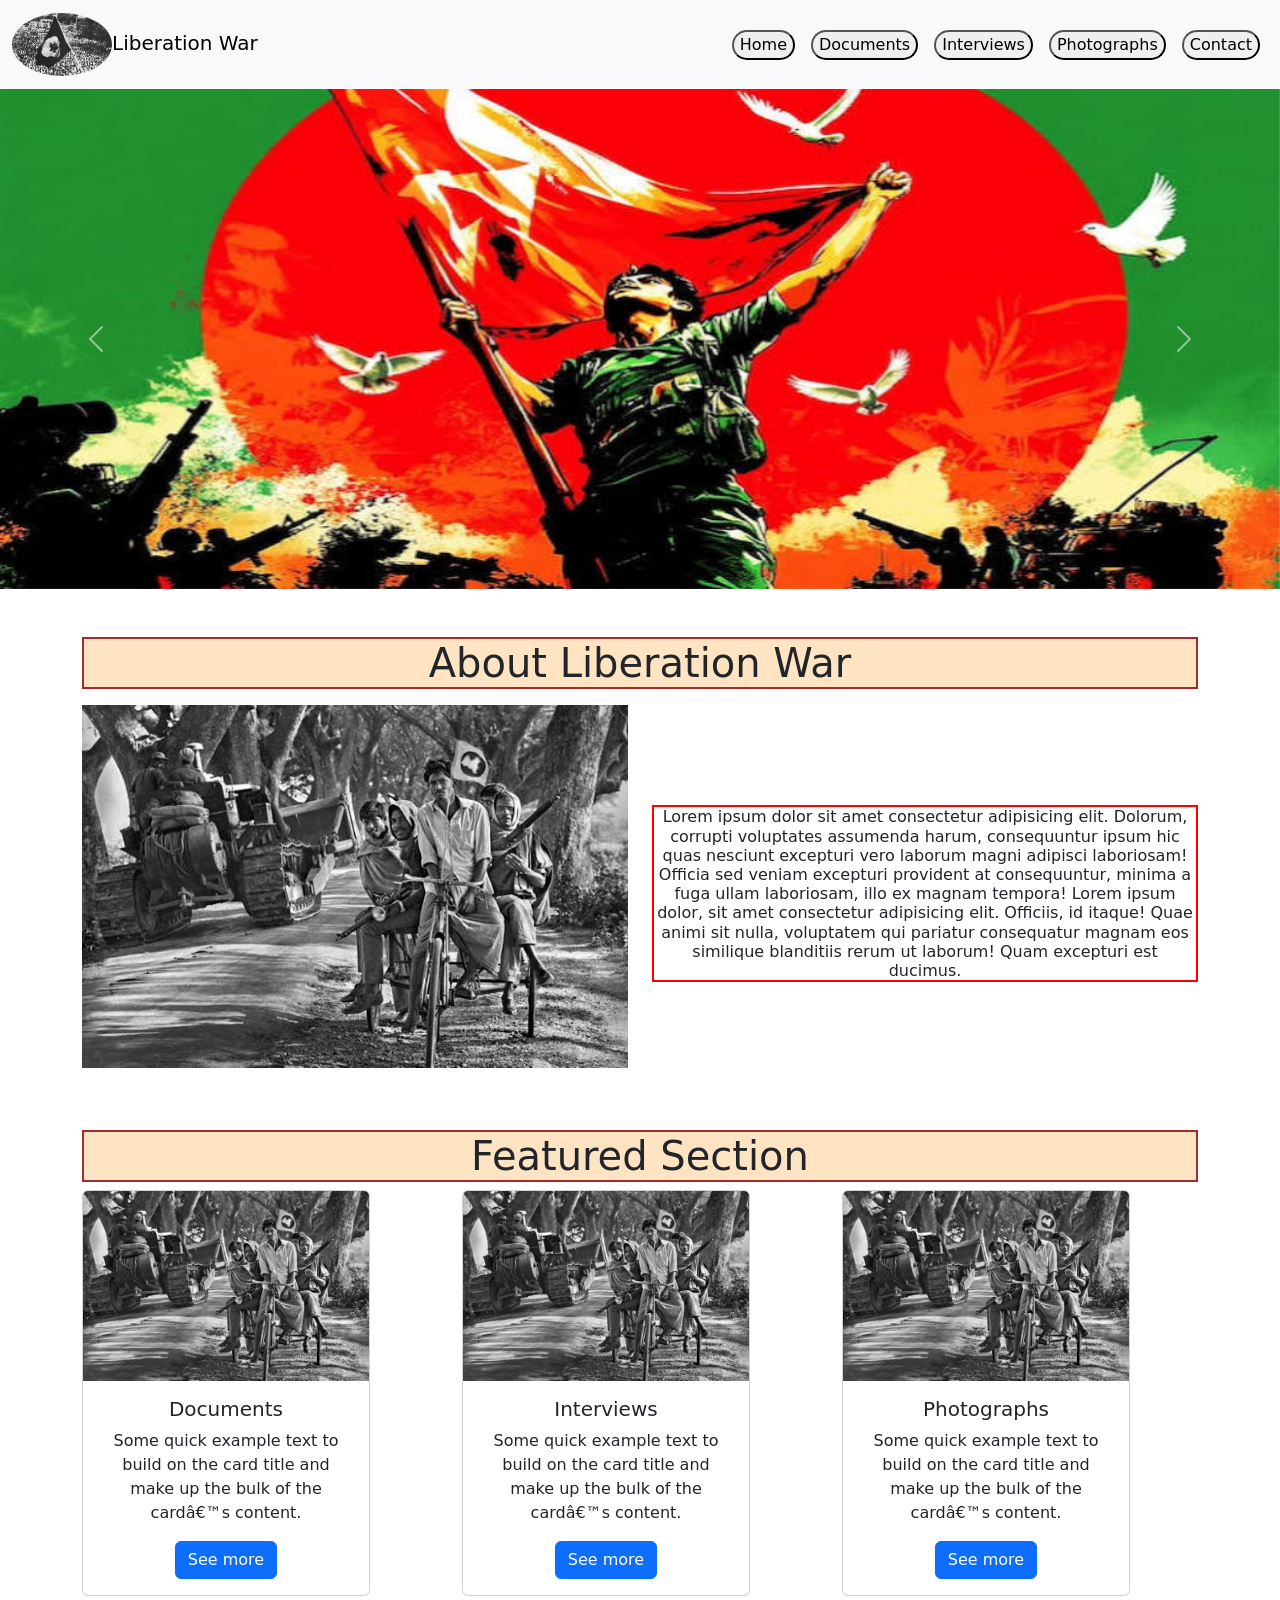
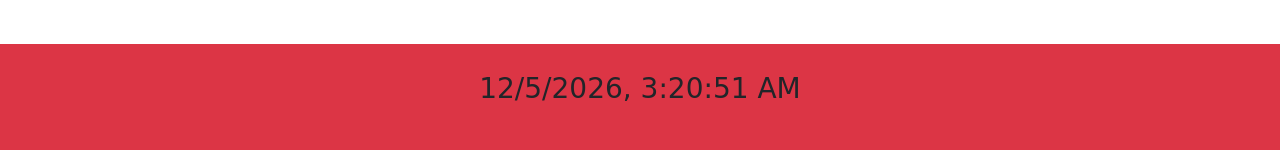
<file: index.html>
<!DOCTYPE html>
<html lang="en">

<head>

  <link href="https://cdn.jsdelivr.net/npm/bootstrap@5.3.8/dist/css/bootstrap.min.css" rel="stylesheet"
    integrity="sha384-sRIl4kxILFvY47J16cr9ZwB07vP4J8+LH7qKQnuqkuIAvNWLzeN8tE5YBujZqJLB" crossorigin="anonymous">

  <script src="https://cdn.jsdelivr.net/npm/bootstrap@5.3.8/dist/js/bootstrap.bundle.min.js"
    integrity="sha384-FKyoEForCGlyvwx9Hj09JcYn3nv7wiPVlz7YYwJrWVcXK/BmnVDxM+D2scQbITxI"
    crossorigin="anonymous"></script>


  <link rel="stylesheet" href="css/style.css">

</head>

<body>

  <!-- ###################### navbar @@@@@@@@@@@@@@@@@@@@ -->

  <nav class="navbar navbar-expand-lg bg-body-tertiary">
    <div class="container-fluid">
      <a class="navbar-brand" href="#"><img src="images/logo lw2.jpg" alt="">Liberation War</a>
      <button class="navbar-toggler" type="button" data-bs-toggle="collapse" data-bs-target="#navbarSupportedContent"
        aria-controls="navbarSupportedContent" aria-expanded="false" aria-label="Toggle navigation">
        <span class="navbar-toggler-icon"></span>
      </button>
      <div class="collapse navbar-collapse" id="navbarSupportedContent">
        <ul class="navbar-nav ms-auto mb-2 mb-lg-0">
          <li class="nav-item">
            <a class="nav-link active" aria-current="page" href="index.html"><button>Home</button></a>
          </li>
          <li class="nav-item">
            <a class="nav-link active" aria-current="page" href="document.html"><button>Documents</button></a>
          </li>
          <li class="nav-item">
            <a class="nav-link active" aria-current="page" href="interview.html"><button>Interviews</button></a>
          </li>
          <li class="nav-item">
            <a class="nav-link active" aria-current="page" href="photograph.html"><button>Photographs</button></a>
          </li>
          <li class="nav-item">
            <a class="nav-link active" aria-current="page" href="contact.html"><button>Contact</button></a>
          </li>
        </ul>
      </div>
    </div>
  </nav>



  <!-- ###################### carousel @@@@@@@@@@@@@@@@@@@@ -->


  <div id="carouselExample" class="carousel slide">
    <div class="carousel-inner">
      <div class="carousel-item active">
        <img src="images/slide lw2.jpg" class="d-block w-100" alt="...">
      </div>
      <div class="carousel-item">
        <img src="images/slide lw2.jpg" class="d-block w-100" alt="...">
      </div>
      <div class="carousel-item">
        <img src="images/slide lw2.jpg" class="d-block w-100" alt="...">
      </div>
    </div>
    <button class="carousel-control-prev" type="button" data-bs-target="#carouselExample" data-bs-slide="prev">
      <span class="carousel-control-prev-icon" aria-hidden="true"></span>
      <span class="visually-hidden">Previous</span>
    </button>
    <button class="carousel-control-next" type="button" data-bs-target="#carouselExample" data-bs-slide="next">
      <span class="carousel-control-next-icon" aria-hidden="true"></span>
      <span class="visually-hidden">Next</span>
    </button>
  </div>


  <!-- ###################### about @@@@@@@@@@@@@@@@@@@@ -->

  

  <div class="container text-center my-5">
    <h1 class="text-center my-3">About Liberation War</h1>
    <div class="row">
      <div class="col-sm-6">
        <img src="images/about lw.jpg" class="img-fluid" alt="">
      </div>
      <div class="col-sm-6">
        <h6>Lorem ipsum dolor sit amet consectetur adipisicing elit. Dolorum, corrupti voluptates assumenda harum,
          consequuntur ipsum hic quas nesciunt excepturi vero laborum magni adipisci laboriosam! Officia sed veniam
          excepturi provident at consequuntur, minima a fuga ullam laboriosam, illo ex magnam tempora! Lorem ipsum
          dolor, sit amet consectetur adipisicing elit. Officiis, id itaque! Quae animi sit nulla, voluptatem qui
          pariatur consequatur magnam eos similique blanditiis rerum ut laborum! Quam excepturi est ducimus.</ph6>
      </div>
    </div>
  </div>


  <!-- ###################### featured @@@@@@@@@@@@@@@@@@@@ -->

  
  <div class="container text-center">
    <h1 class="text-center">Featured Section</h1>

    <div class="row">
      <div class="col">
        <div class="card" style="width: 18rem;">
          <img src="images/about lw.jpg" class="card-img-top img-fluid" alt="...">
          <div class="card-body">
            <h5 class="card-title">Documents</h5>
            <p class="card-text">Some quick example text to build on the card title and make up the bulk of the card’s
              content.</p>
            <a href="document.html" class="btn btn-primary">See more</a>
          </div>
        </div>
      </div>
      <div class="col">
        <div class="card" style="width: 18rem;">
          <img src="images/about lw.jpg" class="card-img-top img-fluid" alt="...">
          <div class="card-body">
            <h5 class="card-title">Interviews</h5>
            <p class="card-text">Some quick example text to build on the card title and make up the bulk of the card’s
              content.</p>
            <a href="interview.html" class="btn btn-primary">See more</a>
          </div>
        </div>
      </div>
      <div class="col">
        <div class="card" style="width: 18rem;">
          <img src="images/about lw.jpg" class="card-img-top img-fluid" alt="...">
          <div class="card-body">
            <h5 class="card-title">Photographs</h5>
            <p class="card-text">Some quick example text to build on the card title and make up the bulk of the card’s
              content.</p>
            <a href="photograph.html" class="btn btn-primary">See more</a>
          </div>
        </div>
      </div>
    </div>
  </div>


  <footer class="p-3 mb-2 bg-danger text-center mt-5 py-4 fs-3">

    <p id="rifat"></p>

  </footer>

  <script src="js/ri.js"></script>
</body>

</html>
</file>
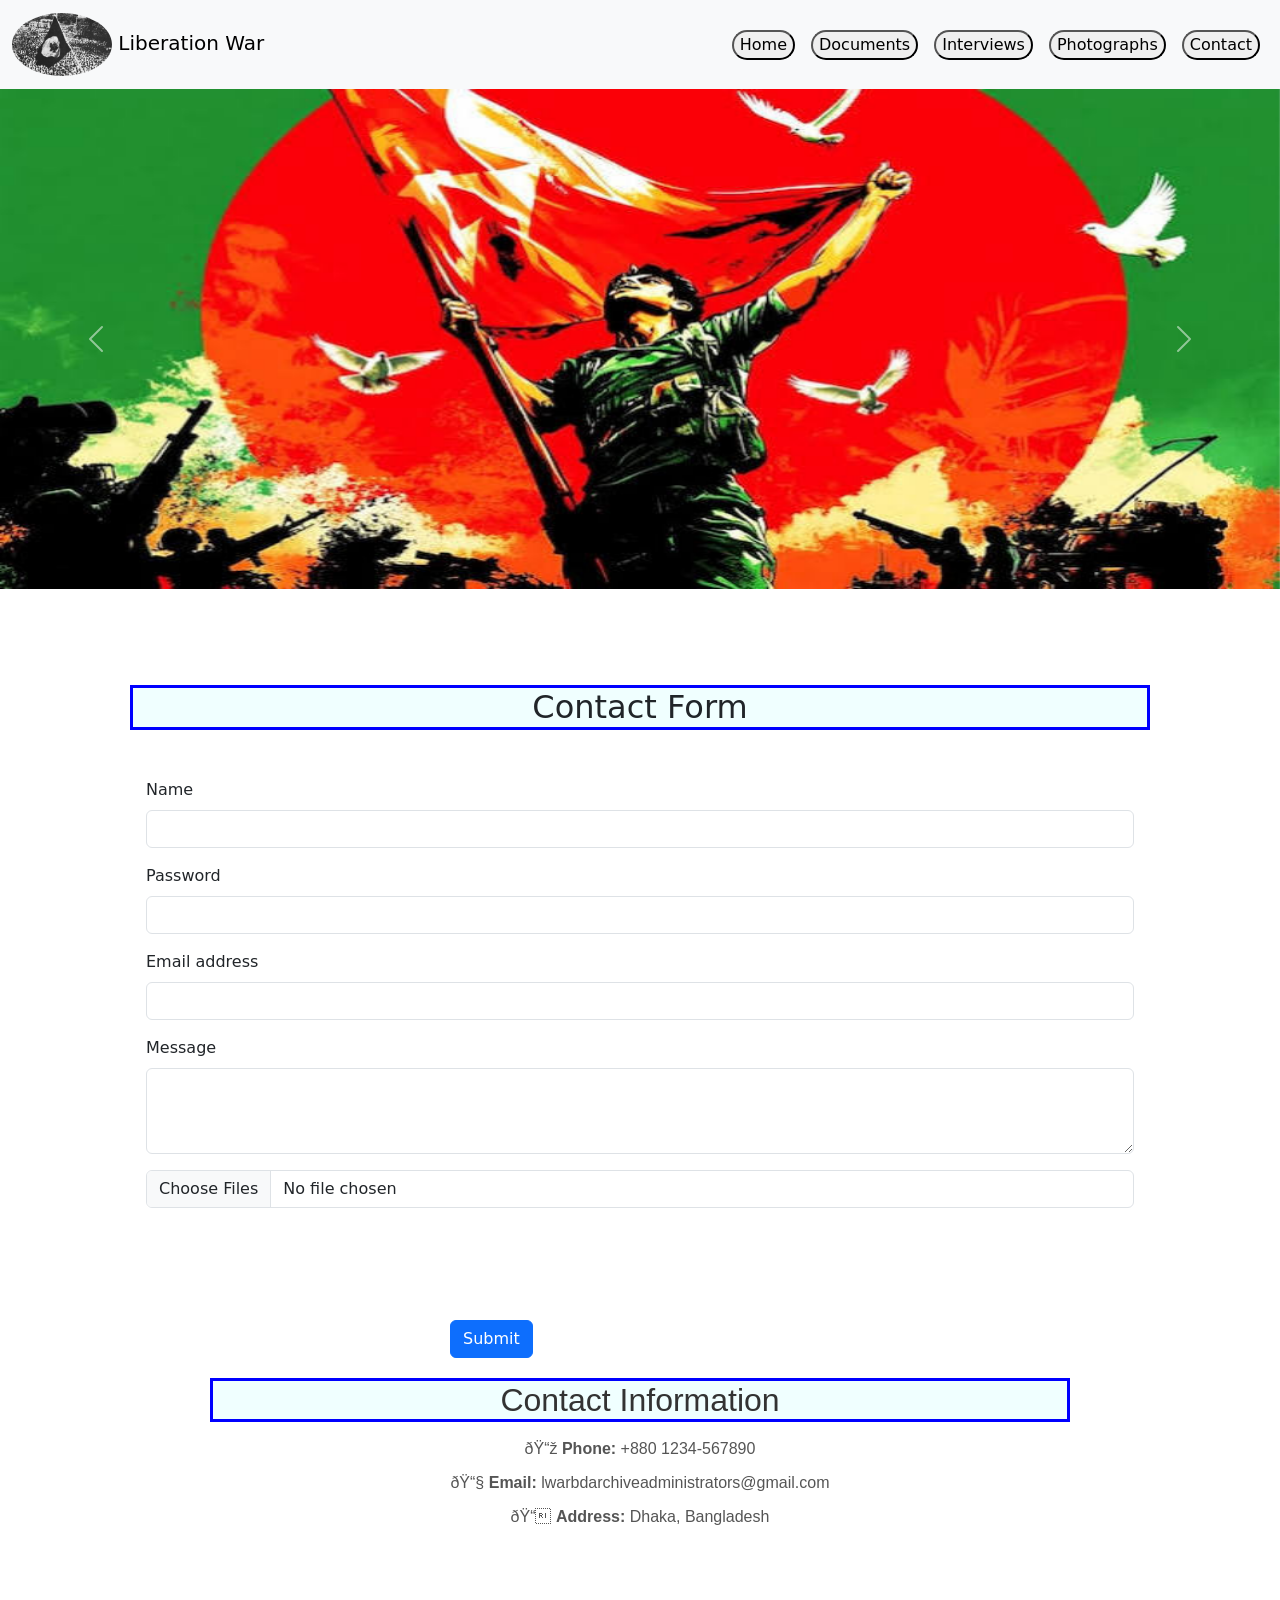
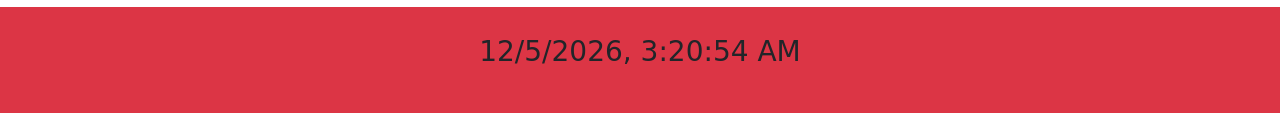
<file: contact.html>
<!DOCTYPE html>
<html lang="en">

<head>

    <link href="https://cdn.jsdelivr.net/npm/bootstrap@5.3.8/dist/css/bootstrap.min.css" rel="stylesheet"
        integrity="sha384-sRIl4kxILFvY47J16cr9ZwB07vP4J8+LH7qKQnuqkuIAvNWLzeN8tE5YBujZqJLB" crossorigin="anonymous">

    <script src="https://cdn.jsdelivr.net/npm/bootstrap@5.3.8/dist/js/bootstrap.bundle.min.js"
        integrity="sha384-FKyoEForCGlyvwx9Hj09JcYn3nv7wiPVlz7YYwJrWVcXK/BmnVDxM+D2scQbITxI"
        crossorigin="anonymous"></script>


    <link rel="stylesheet" href="css/style.css">

</head>

<body>

    <!-- ###################### navbar @@@@@@@@@@@@@@@@@@@@ -->

    <nav class="navbar navbar-expand-lg bg-body-tertiary">
        <div class="container-fluid">
            <a class="navbar-brand" href="#"><img src="images/logo lw2.jpg" Liberation War alt=""> Liberation War</a>
            <button class="navbar-toggler" type="button" data-bs-toggle="collapse"
                data-bs-target="#navbarSupportedContent" aria-controls="navbarSupportedContent" aria-expanded="false"
                aria-label="Toggle navigation">
                <span class="navbar-toggler-icon"></span>
            </button>
            <div class="collapse navbar-collapse" id="navbarSupportedContent">
                <ul class="navbar-nav ms-auto mb-2 mb-lg-0">
                    <li class="nav-item">
                        <a class="nav-link active" aria-current="page" href="index.html"><button>Home</button></a>
                    </li>
                    <li class="nav-item">
                        <a class="nav-link active" aria-current="page"
                            href="document.html"><button>Documents</button></a>
                    </li>
                    <li class="nav-item">
                        <a class="nav-link active" aria-current="page"
                            href="interview.html"><button>Interviews</button></a>
                    </li>
                    <li class="nav-item">
                        <a class="nav-link active" aria-current="page"
                            href="photograph.html"><button>Photographs</button></a>
                    </li>
                    <li class="nav-item">
                        <a class="nav-link active" aria-current="page" href="contact.html"><button>Contact</button></a>
                    </li>
                </ul>
            </div>
        </div>
    </nav>



    <!-- ###################### carousel @@@@@@@@@@@@@@@@@@@@ -->


    <div id="carouselExample" class="carousel slide">
        <div class="carousel-inner">
            <div class="carousel-item active">
                <img src="images/slide lw2.jpg" class="d-block w-100" alt="...">
            </div>
            <div class="carousel-item">
                <img src="images/slide lw2.jpg" class="d-block w-100" alt="...">
            </div>
            <div class="carousel-item">
                <img src="images/slide lw2.jpg" class="d-block w-100" alt="...">
            </div>
        </div>
        <button class="carousel-control-prev" type="button" data-bs-target="#carouselExample" data-bs-slide="prev">
            <span class="carousel-control-prev-icon" aria-hidden="true"></span>
            <span class="visually-hidden">Previous</span>
        </button>
        <button class="carousel-control-next" type="button" data-bs-target="#carouselExample" data-bs-slide="next">
            <span class="carousel-control-next-icon" aria-hidden="true"></span>
            <span class="visually-hidden">Next</span>
        </button>
    </div>


    <!-- form -->


    <div class="container my-5">

        <form class="form1 p-5 " id="form" class="row g-3 needs-validation" novalidate>
            <h2 class="text-center mb-5">
                Contact Form
            </h2>

            <div class="m-3 ">
                <label for="name" class="form-label">Name</label>
                <input type="text" class="form-control border" id="text">
            </div>

            <div class="m-3 ">
                <label for="exampleInputPassword1" class="form-label ">Password</label>
                <input type="password" class="form-control border" id="exampleInputPassword1">
            </div>
            <div class="m-3 ">

                <label for="exampleInputEmail1" class="form-label">Email address</label>
                <input type="email" class="form-control border" id="exampleInputEmail1" aria-describedby="emailHelp">
            </div>

            <div class="m-3 ">
                <label for="exampleFormControlTextarea1" class="form-label">Message</label>
                <textarea class="form-control border" id="exampleFormControlTextarea1" rows="3"></textarea>
            </div>

            <div class="m-3 ">

                <input class="form-control border" type="file" id="formFileMultiple" multiple>
            </div>
    </div>


    <button type="submit"  class="btn btn-primary tr">Submit</button>
    </form>


    <!-- Contact info -->

    <div class="conteiner">
        <div class="contact text-center">
            <h2>Contact Information</h2>
            <p>📞 <strong>Phone:</strong> +880 1234-567890</p>
            <p>📧 <strong>Email:</strong> lwarbdarchiveadministrators@gmail.com</p>
            <p>📍 <strong>Address:</strong> Dhaka, Bangladesh</p>

        </div>
    </div>


    <footer class="p-3 mb-2 bg-danger text-center mt-5 py-4 fs-3">

        <p id="rifat"></p>

    </footer>

    <script src="js/ri.js"></script>
</body>

</html>
</file>
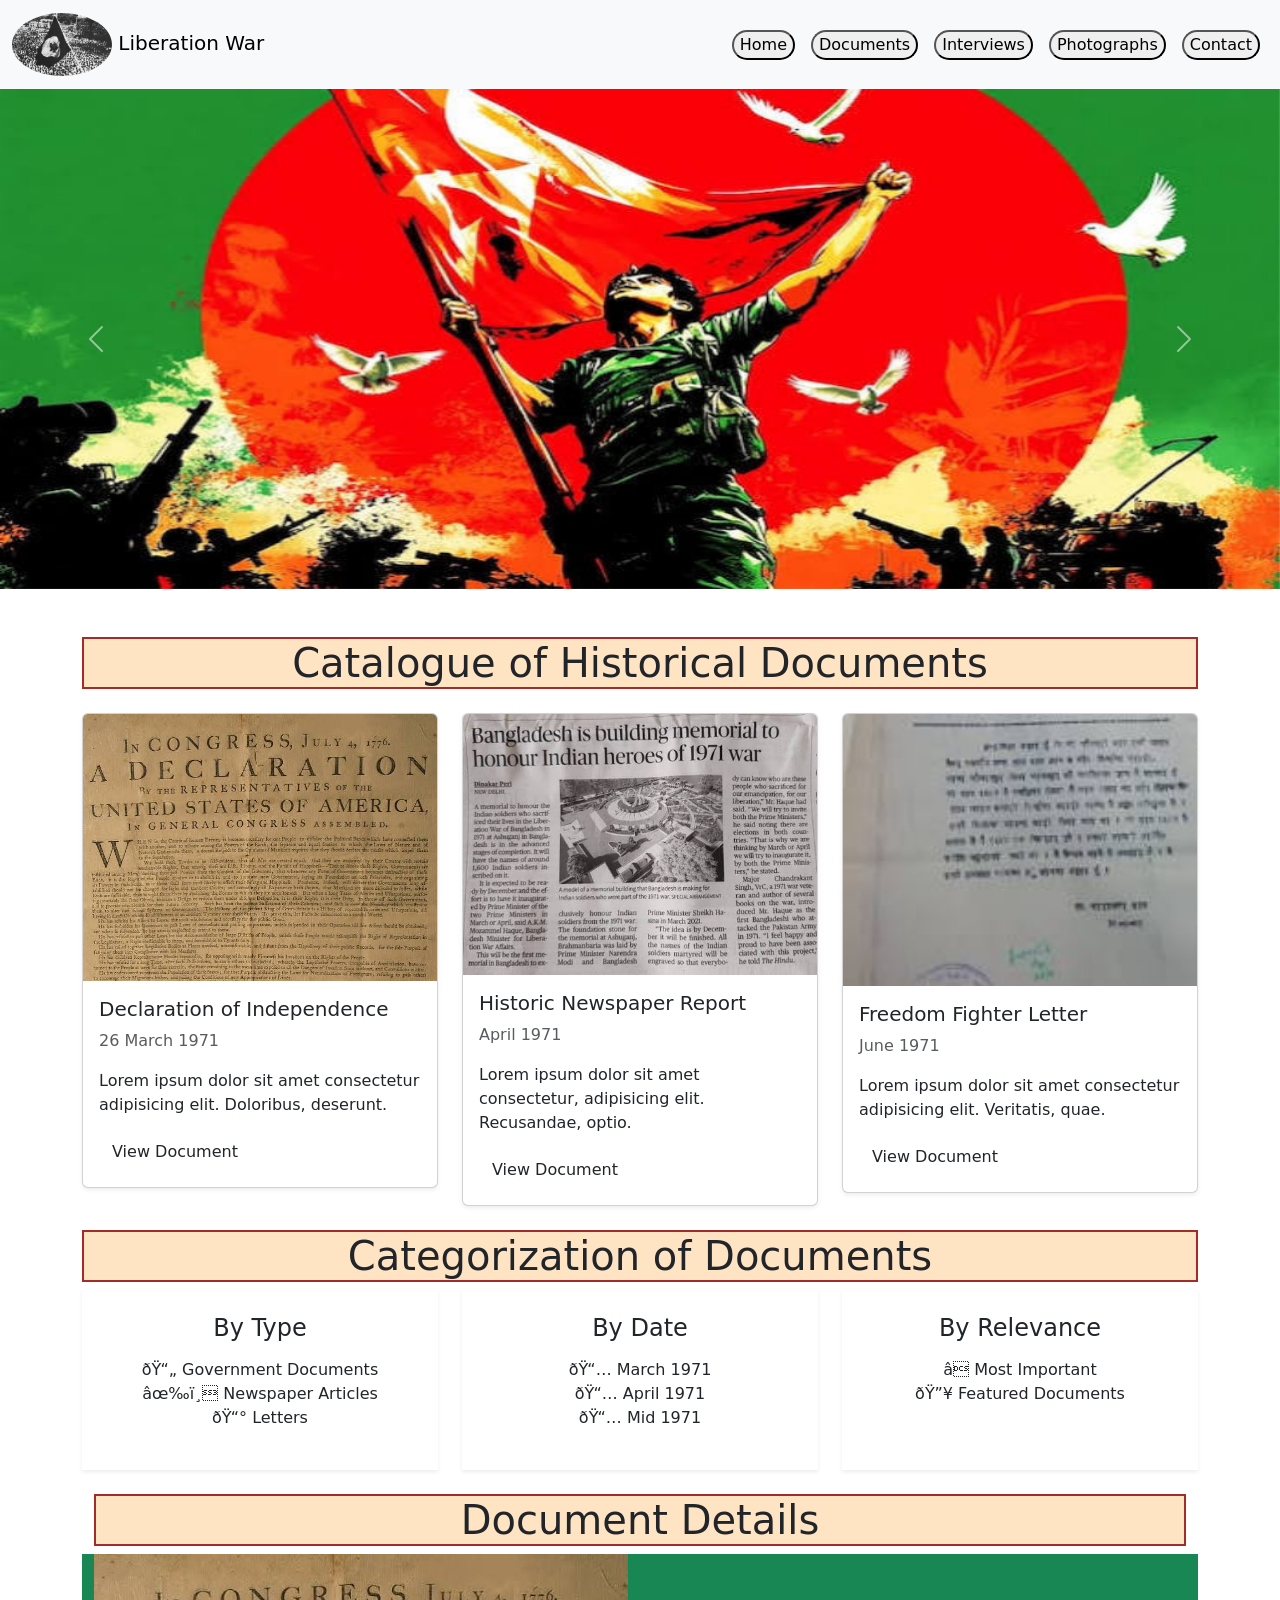
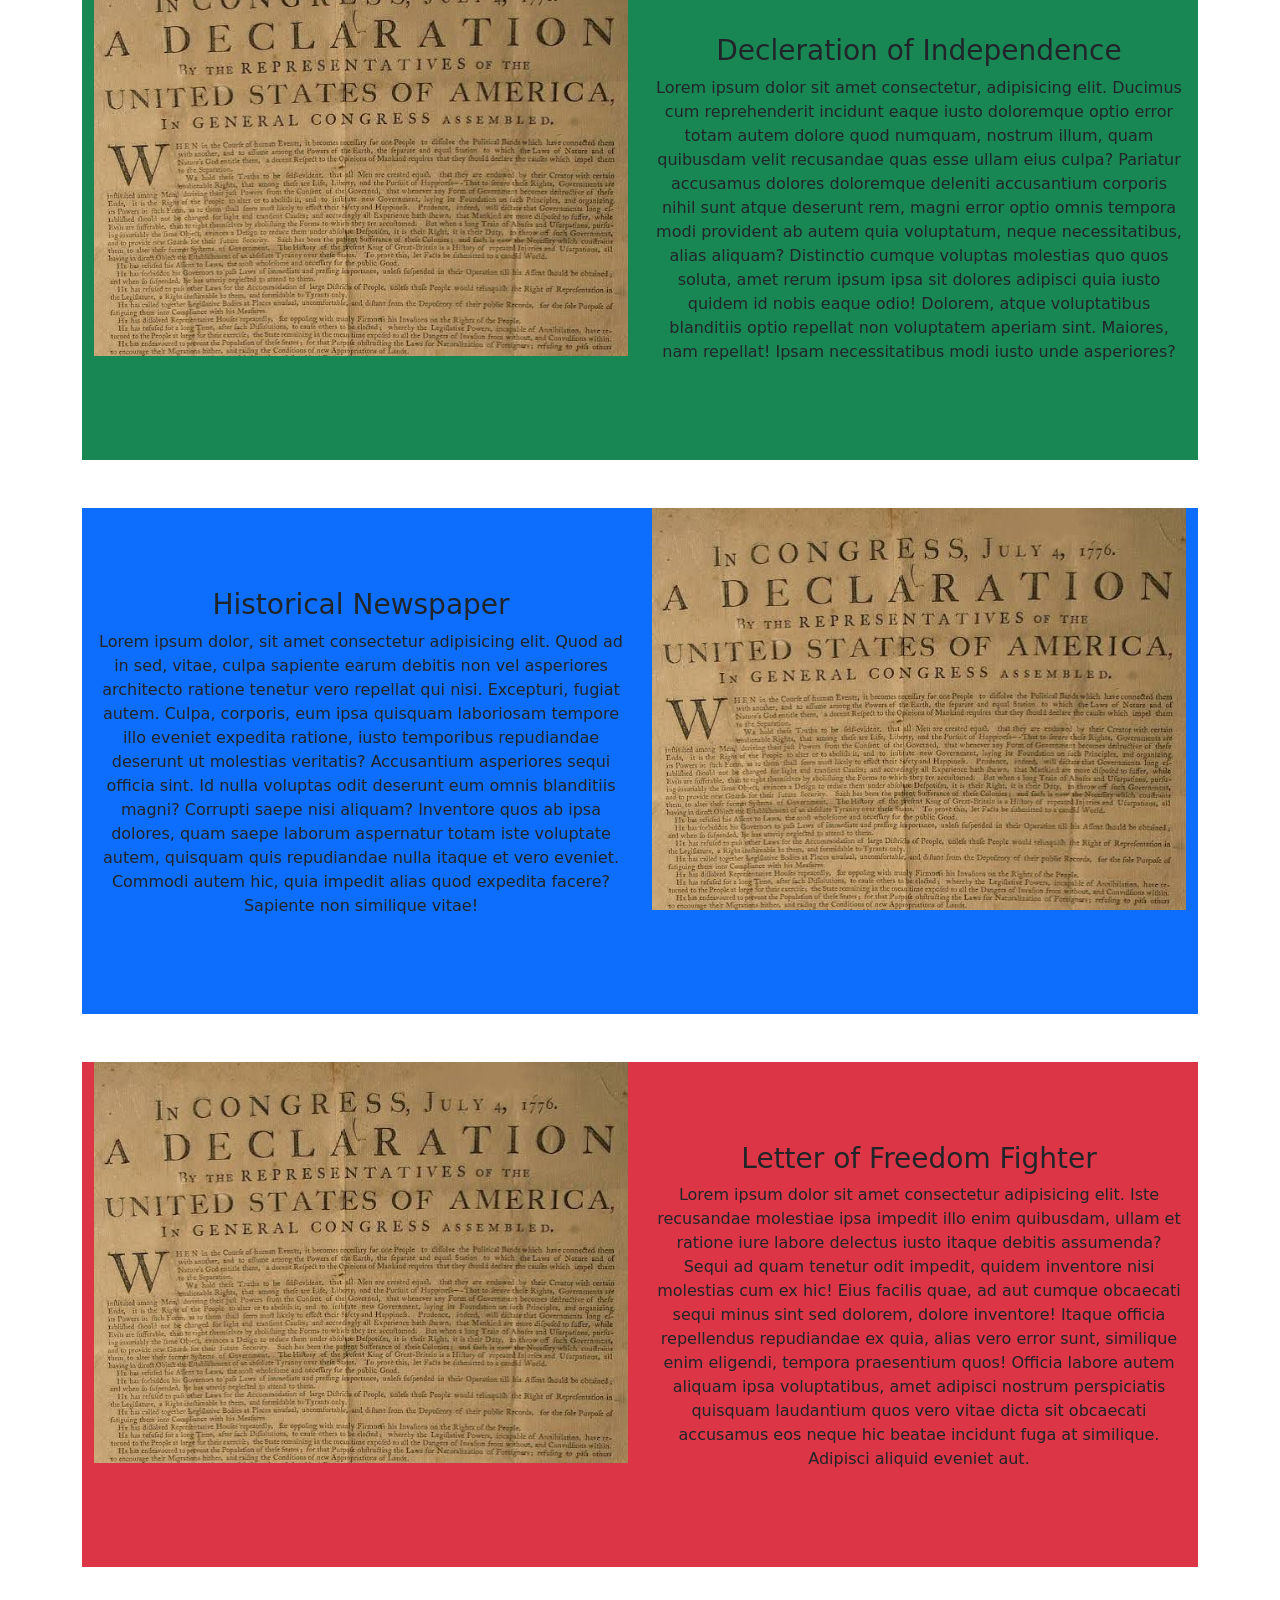
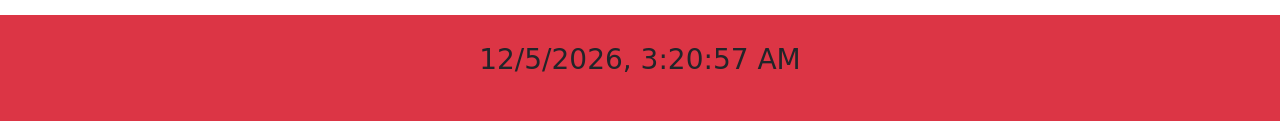
<file: document.html>
<!DOCTYPE html>
<html lang="en">

<head>

    <link href="https://cdn.jsdelivr.net/npm/bootstrap@5.3.8/dist/css/bootstrap.min.css" rel="stylesheet"
        integrity="sha384-sRIl4kxILFvY47J16cr9ZwB07vP4J8+LH7qKQnuqkuIAvNWLzeN8tE5YBujZqJLB" crossorigin="anonymous">

    <script src="https://cdn.jsdelivr.net/npm/bootstrap@5.3.8/dist/js/bootstrap.bundle.min.js"
        integrity="sha384-FKyoEForCGlyvwx9Hj09JcYn3nv7wiPVlz7YYwJrWVcXK/BmnVDxM+D2scQbITxI"
        crossorigin="anonymous"></script>


    <link rel="stylesheet" href="css/style.css">

</head>

<body>

    <!-- ###################### navbar @@@@@@@@@@@@@@@@@@@@ -->

    <nav class="navbar navbar-expand-lg bg-body-tertiary">
        <div class="container-fluid">
            <a class="navbar-brand" href="#"><img src="images/logo lw2.jpg" Liberation War alt="">  Liberation War</a>
            <button class="navbar-toggler" type="button" data-bs-toggle="collapse"
                data-bs-target="#navbarSupportedContent" aria-controls="navbarSupportedContent" aria-expanded="false"
                aria-label="Toggle navigation">
                <span class="navbar-toggler-icon"></span>
            </button>
            <div class="collapse navbar-collapse" id="navbarSupportedContent">
                <ul class="navbar-nav ms-auto mb-2 mb-lg-0">
                    <li class="nav-item">
                        <a class="nav-link active" aria-current="page" href="index.html"><button>Home</button></a>
                    </li>
                    <li class="nav-item">
                        <a class="nav-link active" aria-current="page"
                            href="document.html"><button>Documents</button></a>
                    </li>
                    <li class="nav-item">
                        <a class="nav-link active" aria-current="page"
                            href="interview.html"><button>Interviews</button></a>
                    </li>
                    <li class="nav-item">
                        <a class="nav-link active" aria-current="page"
                            href="photograph.html"><button>Photographs</button></a>
                    </li>
                    <li class="nav-item">
                        <a class="nav-link active" aria-current="page" href="contact.html"><button>Contact</button></a>
                    </li>
                </ul>
            </div>
        </div>
    </nav>



    <!-- ###################### carousel @@@@@@@@@@@@@@@@@@@@ -->


    <div id="carouselExample" class="carousel slide">
        <div class="carousel-inner">
            <div class="carousel-item active">
                <img src="images/slide lw2.jpg" class="d-block w-100" alt="...">
            </div>
            <div class="carousel-item">
                <img src="images/slide lw2.jpg" class="d-block w-100" alt="...">
            </div>
            <div class="carousel-item">
                <img src="images/slide lw2.jpg" class="d-block w-100" alt="...">
            </div>
        </div>
        <button class="carousel-control-prev" type="button" data-bs-target="#carouselExample" data-bs-slide="prev">
            <span class="carousel-control-prev-icon" aria-hidden="true"></span>
            <span class="visually-hidden">Previous</span>
        </button>
        <button class="carousel-control-next" type="button" data-bs-target="#carouselExample" data-bs-slide="next">
            <span class="carousel-control-next-icon" aria-hidden="true"></span>
            <span class="visually-hidden">Next</span>
        </button>
    </div>


    <!-- ###################### catalogue @@@@@@@@@@@@@@@@@@@@ -->

    <div class="container my-5">


        <h1 class="text-center mb-4 section-title title-1">Catalogue of Historical Documents</h1>


       

        <!-- Cards -->
        <div class="row">

            <!-- Card 1 -->
            <div class="col-md-4 mb-4">
                <div class="card shadow-sm">
                    <img src="images/di lw.jpg" class="card-img-top img-2" alt="doc">
                    <div class="card-body">
                        <h5 class="card-title title-2">Declaration of Independence</h5>
                        <p class="text-muted">26 March 1971</p>
                        <p class="card-text">Lorem ipsum dolor sit amet consectetur adipisicing elit. Doloribus,
                            deserunt.</p>
                        <a href="#" class="btn btn-custom title-2">View Document</a>
                    </div>
                </div>
            </div>

            <!-- Card 2 -->
            <div class="col-md-4 mb-4">
                <div class="card shadow-sm">
                    <img src="images/hn lw.jpg" class="card-img-top img-2" alt="doc">
                    <div class="card-body">
                        <h5 class="card-title title-2">Historic Newspaper Report</h5>
                        <p class="text-muted">April 1971</p>
                        <p class="card-text">Lorem ipsum dolor sit amet consectetur, adipisicing elit. Recusandae,
                            optio.</p>
                        <a href="#" class="btn btn-custom title-2">View Document</a>
                    </div>
                </div>
            </div>

            <!-- Card 3 -->
            <div class="col-md-4 mb-4">
                <div class="card shadow-sm">
                    <img src="images/lf lw.jpg" class="card-img-top img-2" alt="doc">
                    <div class="card-body">
                        <h5 class="card-title title-2">Freedom Fighter Letter</h5>
                        <p class="text-muted">June 1971</p>
                        <p class="card-text">Lorem ipsum dolor sit amet consectetur adipisicing elit. Veritatis, quae.
                        </p>
                        <a href="#" class="btn btn-custom title-2">View Document</a>
                    </div>
                </div>
            </div>





            <!-- ###################### category @@@@@@@@@@@@@@@@@@@@ -->

            <div class="container">
                <h1 class="text-center">Categorization of Documents</h1>

            <div class="row ">

                <!-- By Type -->
                <div class="col-md-4 mb-4 text-center ">
                    <div class="p-4 shadow-sm h-100 div-1">
                        <h4 class="text-center">By Type</h4>
                        <ul class="list-unstyled mt-3">
                            <li>📄 Government Documents</li>
                            <li> ✉️ Newspaper Articles</li>
                            <li>📰 Letters</li>
                        </ul>
                    </div>
                </div>

                <!-- By Date -->
                <div class="col-md-4 mb-4 text-center ">
                    <div class="p-4 shadow-sm h-100 div-1">
                        <h4 class="text-center">By Date</h4>
                        <ul class="list-unstyled mt-3">
                            <li>📅 March 1971</li>
                            <li>📅 April 1971</li>
                            <li>📅 Mid 1971</li>
                        </ul>
                    </div>
                </div>

                <!-- By Relevance -->
                <div class="col-md-4 mb-4 text-center ">
                    <div class="p-4 shadow-sm h-100 div-1">
                        <h4 class="text-center">By Relevance</h4>
                        <ul class="list-unstyled mt-3">
                            <li>⭐ Most Important</li>
                            <li>🔥 Featured Documents</li>
                        </ul>
                    </div>
                </div>

            </div>

        </div>

            </div>


        <!-- ###################### document details @@@@@@@@@@@@@@@@@@@@ -->

        

        <div class="container text-center">
            <h1 class="text-center">Document Details</h1>

            <div class="row bg-success">
                <div class="col-sm-6">
                    <img src="images/di lw.jpg" class="img-fluid" alt="">
                </div>
                <div class="col-sm-6 fa">
                    <h3>Decleration of Independence</h3>
                    <p>Lorem ipsum dolor sit amet consectetur, adipisicing elit. Ducimus cum reprehenderit incidunt
                        eaque iusto doloremque optio error totam autem dolore quod numquam, nostrum illum, quam
                        quibusdam velit recusandae quas esse ullam eius culpa? Pariatur accusamus dolores doloremque
                        deleniti accusantium corporis nihil sunt atque deserunt rem, magni error optio omnis tempora
                        modi provident ab autem quia voluptatum, neque necessitatibus, alias aliquam? Distinctio cumque
                        voluptas molestias quo quos soluta, amet rerum ipsum ipsa sit dolores adipisci quia iusto quidem
                        id nobis eaque odio! Dolorem, atque voluptatibus blanditiis optio repellat non voluptatem
                        aperiam sint. Maiores, nam repellat! Ipsam necessitatibus modi iusto unde asperiores?</p>
                </div>
            </div>
        </div>


        <div class="container text-center my-5">
            <div class="row bg-primary">
                <div class="col-sm-6 fa">
                    <h3>Historical Newspaper</h3>
                    <p>Lorem ipsum dolor, sit amet consectetur adipisicing elit. Quod ad in sed, vitae, culpa sapiente
                        earum debitis non vel asperiores architecto ratione tenetur vero repellat qui nisi. Excepturi,
                        fugiat autem. Culpa, corporis, eum ipsa quisquam laboriosam tempore illo eveniet expedita
                        ratione, iusto temporibus repudiandae deserunt ut molestias veritatis? Accusantium asperiores
                        sequi officia sint. Id nulla voluptas odit deserunt eum omnis blanditiis magni? Corrupti saepe
                        nisi aliquam? Inventore quos ab ipsa dolores, quam saepe laborum aspernatur totam iste voluptate
                        autem, quisquam quis repudiandae nulla itaque et vero eveniet. Commodi autem hic, quia impedit
                        alias quod expedita facere? Sapiente non similique vitae!</p>
                </div>
                <div class="col-sm-6">
                    <img src="images/di lw.jpg" class="img-fluid" alt="">
                </div>
            </div>
        </div>

        <div class="container text-center my-5">
            <div class="row bg-danger">
                <div class="col-sm-6">
                    <img src="images/di lw.jpg" class="img-fluid" alt="">
                </div>
                <div class="col-sm-6 fa">
                    <h3>Letter of Freedom Fighter</h3>
                    <p>Lorem ipsum dolor sit amet consectetur adipisicing elit. Iste recusandae molestiae ipsa impedit
                        illo enim quibusdam, ullam et ratione iure labore delectus iusto itaque debitis assumenda? Sequi
                        ad quam tenetur odit impedit, quidem inventore nisi molestias cum ex hic! Eius facilis quae, ad
                        aut cumque obcaecati sequi minus sint sed dolorem, dolore inventore! Itaque officia repellendus
                        repudiandae ex quia, alias vero error sunt, similique enim eligendi, tempora praesentium quos!
                        Officia labore autem aliquam ipsa voluptatibus, amet adipisci nostrum perspiciatis quisquam
                        laudantium quos vero vitae dicta sit obcaecati accusamus eos neque hic beatae incidunt fuga at
                        similique. Adipisci aliquid eveniet aut.</p>
                </div>
            </div>
        </div>
        </div>


        <footer class="p-3 mb-2 bg-danger text-center mt-5 py-4 fs-3">

            <p id="rifat"></p>

        </footer>
     
        <script src="js/ri.js"></script>

</body>

</html>
</file>
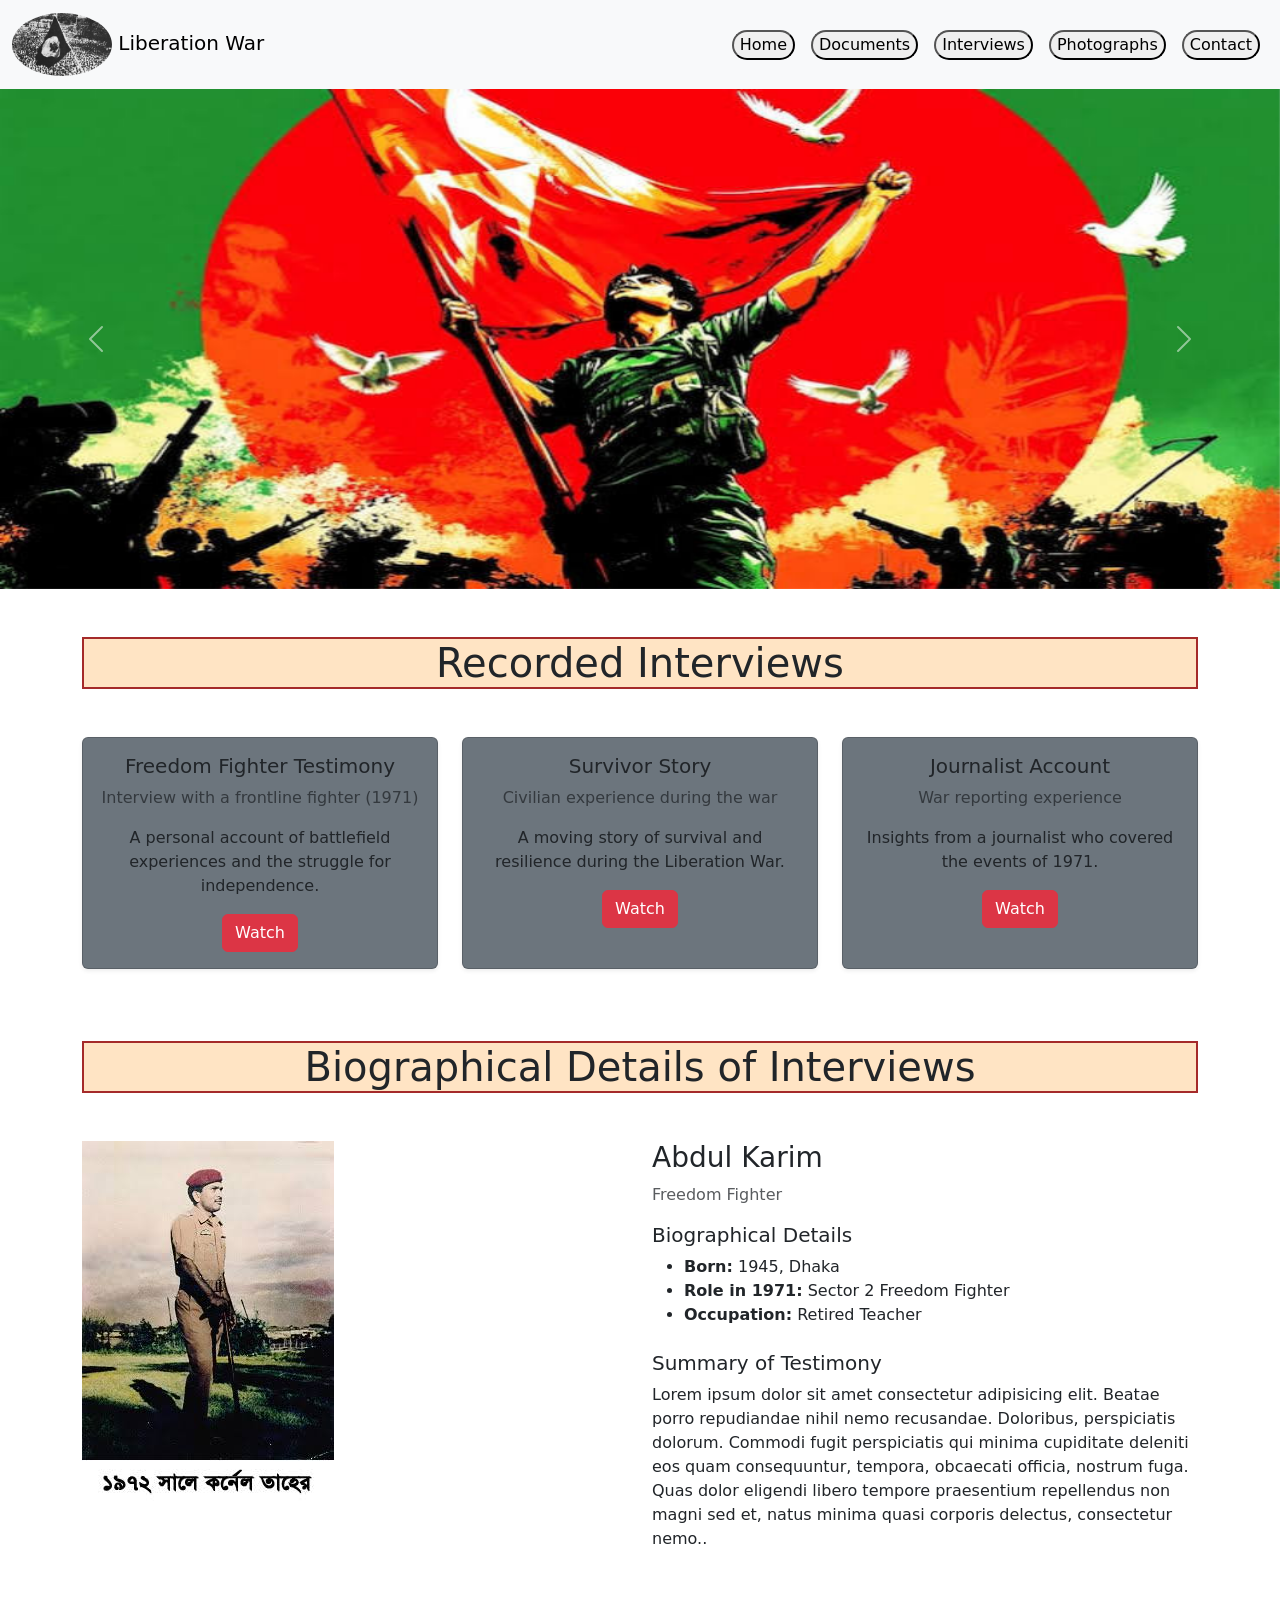
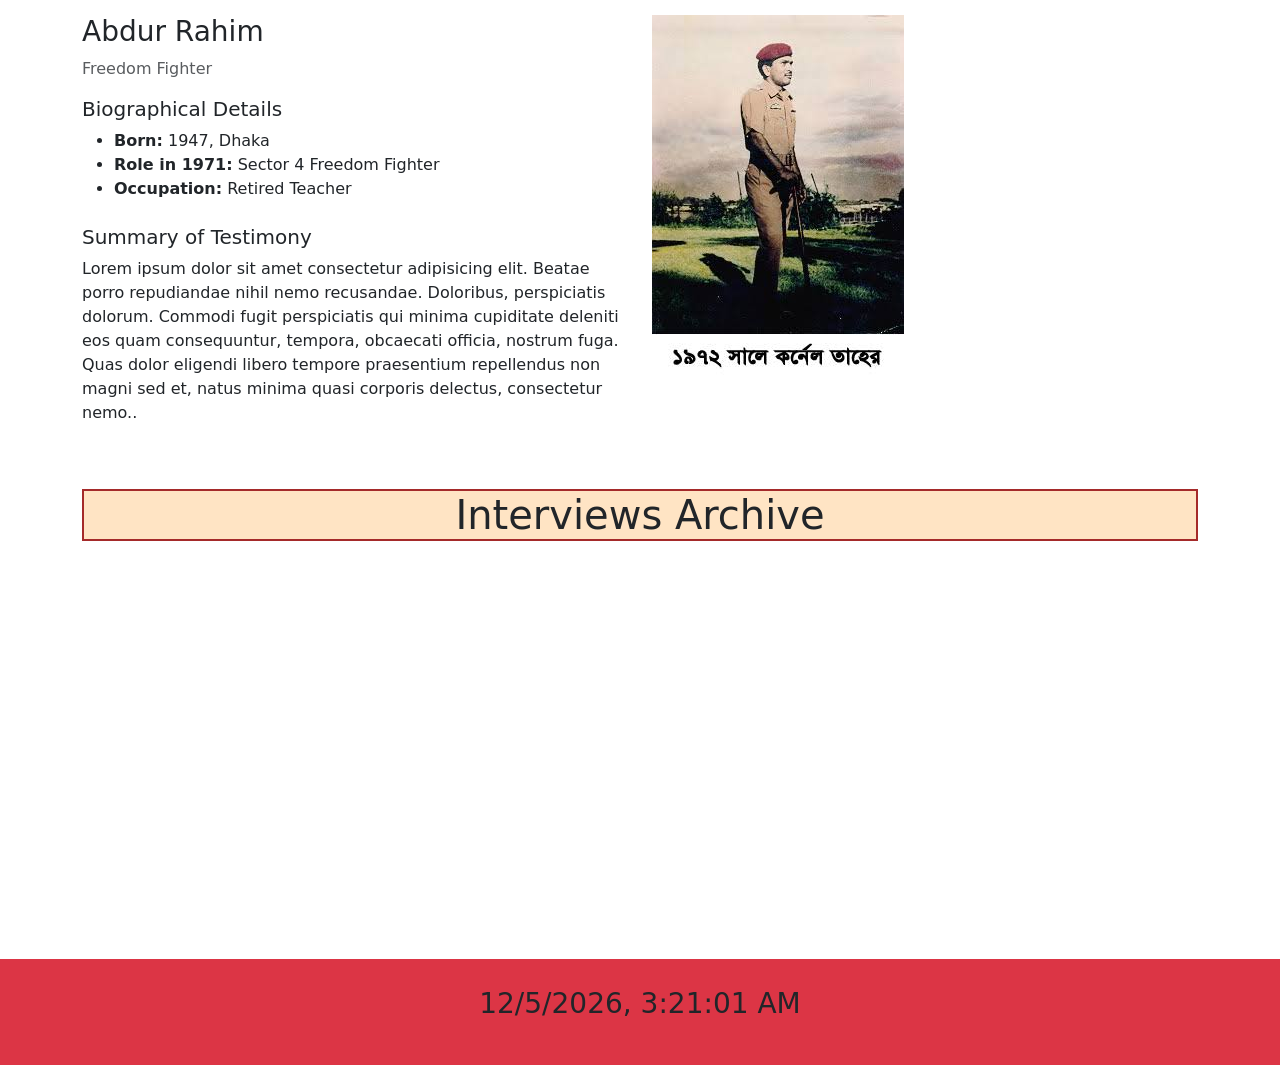
<file: interview.html>
<!DOCTYPE html>
<html lang="en">

<head>

    <link href="https://cdn.jsdelivr.net/npm/bootstrap@5.3.8/dist/css/bootstrap.min.css" rel="stylesheet"
        integrity="sha384-sRIl4kxILFvY47J16cr9ZwB07vP4J8+LH7qKQnuqkuIAvNWLzeN8tE5YBujZqJLB" crossorigin="anonymous">

    <script src="https://cdn.jsdelivr.net/npm/bootstrap@5.3.8/dist/js/bootstrap.bundle.min.js"
        integrity="sha384-FKyoEForCGlyvwx9Hj09JcYn3nv7wiPVlz7YYwJrWVcXK/BmnVDxM+D2scQbITxI"
        crossorigin="anonymous"></script>


    <link rel="stylesheet" href="css/style.css">

</head>

<body>

    <!-- ###################### navbar @@@@@@@@@@@@@@@@@@@@ -->

    <nav class="navbar navbar-expand-lg bg-body-tertiary">
        <div class="container-fluid">
            <a class="navbar-brand" href="#"><img src="images/logo lw2.jpg" Liberation War alt="">  Liberation War</a>
            <button class="navbar-toggler" type="button" data-bs-toggle="collapse"
                data-bs-target="#navbarSupportedContent" aria-controls="navbarSupportedContent" aria-expanded="false"
                aria-label="Toggle navigation">
                <span class="navbar-toggler-icon"></span>
            </button>
            <div class="collapse navbar-collapse" id="navbarSupportedContent">
                <ul class="navbar-nav ms-auto mb-2 mb-lg-0">
                    <li class="nav-item">
                        <a class="nav-link active" aria-current="page" href="index.html"><button>Home</button></a>
                    </li>
                    <li class="nav-item">
                        <a class="nav-link active" aria-current="page"
                            href="document.html"><button>Documents</button></a>
                    </li>
                    <li class="nav-item">
                        <a class="nav-link active" aria-current="page"
                            href="interview.html"><button>Interviews</button></a>
                    </li>
                    <li class="nav-item">
                        <a class="nav-link active" aria-current="page"
                            href="photograph.html"><button>Photographs</button></a>
                    </li>
                    <li class="nav-item">
                        <a class="nav-link active" aria-current="page" href="contact.html"><button>Contact</button></a>
                    </li>
                </ul>
            </div>
        </div>
    </nav>



    <!-- ###################### carousel @@@@@@@@@@@@@@@@@@@@ -->


    <div id="carouselExample" class="carousel slide">
        <div class="carousel-inner">
            <div class="carousel-item active">
                <img src="images/slide lw2.jpg" class="d-block w-100" alt="...">
            </div>
            <div class="carousel-item">
                <img src="images/slide lw2.jpg" class="d-block w-100" alt="...">
            </div>
            <div class="carousel-item">
                <img src="images/slide lw2.jpg" class="d-block w-100" alt="...">
            </div>
        </div>
        <button class="carousel-control-prev" type="button" data-bs-target="#carouselExample" data-bs-slide="prev">
            <span class="carousel-control-prev-icon" aria-hidden="true"></span>
            <span class="visually-hidden">Previous</span>
        </button>
        <button class="carousel-control-next" type="button" data-bs-target="#carouselExample" data-bs-slide="next">
            <span class="carousel-control-next-icon" aria-hidden="true"></span>
            <span class="visually-hidden">Next</span>
        </button>
    </div>


    <!-- ###################### recorded @@@@@@@@@@@@@@@@@@@@ -->

    

    <div class="container text-center">
        <h1 class="text-center my-5">Recorded Interviews</h1>

        <div class="row">
            <div class="col-md-4 mb-4">
                <div class="card shadow-sm h-100 bg-secondary ">
                    <div class="card-body text-center">
                        <h5 class="card-title">Freedom Fighter Testimony</h5>
                        <p class="text-muted">Interview with a frontline fighter (1971)</p>
                        <p class="card-text">
                            A personal account of battlefield experiences and the struggle for independence.
                        </p>
                        <a href="#" class="btn btn-danger text-center">Watch </a>
                    </div>
                </div>
            </div>
            <div class="col-md-4 mb-4">
                <div class="card shadow-sm h-100 bg-secondary ">
                    <div class="card-body text-center">
                        <h5 class="card-title">Survivor Story</h5>
                        <p class="text-muted">Civilian experience during the war</p>
                        <p class="card-text">
                            A moving story of survival and resilience during the Liberation War.
                        </p>
                        <a href="#" class="btn btn-danger text-center">Watch </a>
                    </div>
                </div>
            </div>
            <div class="col-md-4 mb-4">
                <div class="card shadow-sm h-100 bg-secondary ">
                    <div class="card-body text-center">
                        <h5 class="card-title">Journalist Account</h5>
                        <p class="text-muted">War reporting experience</p>
                        <p class="card-text">
                            Insights from a journalist who covered the events of 1971.
                        </p>
                        <a href="#" class="btn btn-danger text-center">Watch </a>
                    </div>
                </div>
            </div>

        </div>
    </div>


    <!-- ###################### biographical details @@@@@@@@@@@@@@@@@@@@ -->

   


    <div class="container ">
         <h1 class="text-center my-5">Biographical Details of Interviews</h1>
        <div class="row">
            <div class="col">
                <img src="images/ff lw.jpg" class="img-fluid" alt="">
            </div>
            <div class="col">
                <h3>Abdul Karim</h3>
                <p class=" text-muted">Freedom Fighter</p>



                <!-- Biographical Details -->
                <h5>Biographical Details</h5>
                <ul>
                    <li><strong>Born:</strong> 1945, Dhaka</li>
                    <li><strong>Role in 1971:</strong> Sector 2 Freedom Fighter</li>
                    <li><strong>Occupation:</strong> Retired Teacher</li>
                </ul>
                <h5 class="mt-4">Summary of Testimony</h5>
                <p>
                    Lorem ipsum dolor sit amet consectetur adipisicing elit. Beatae porro repudiandae nihil nemo
                    recusandae. Doloribus, perspiciatis dolorum. Commodi fugit perspiciatis qui minima cupiditate
                    deleniti eos quam consequuntur, tempora, obcaecati officia, nostrum fuga. Quas dolor eligendi libero
                    tempore praesentium repellendus non magni sed et, natus minima quasi corporis delectus, consectetur
                    nemo..
                </p>

            </div>
        </div>
    </div>


    <div class="container my-5">
        <div class="row">
            <div class="col">
                <h3>Abdur Rahim</h3>
                <p class=" text-muted">Freedom Fighter</p>

                <!-- Biographical Details -->
                <h5>Biographical Details</h5>
                <ul>
                    <li><strong>Born:</strong> 1947, Dhaka</li>
                    <li><strong>Role in 1971:</strong> Sector 4 Freedom Fighter</li>
                    <li><strong>Occupation:</strong> Retired Teacher</li>
                </ul>
                <h5 class="mt-4">Summary of Testimony</h5>
                <p>
                    Lorem ipsum dolor sit amet consectetur adipisicing elit. Beatae porro repudiandae nihil nemo
                    recusandae. Doloribus, perspiciatis dolorum. Commodi fugit perspiciatis qui minima cupiditate
                    deleniti eos quam consequuntur, tempora, obcaecati officia, nostrum fuga. Quas dolor eligendi libero
                    tempore praesentium repellendus non magni sed et, natus minima quasi corporis delectus, consectetur
                    nemo..
                </p>
            </div>
            <div class="col">
                <img src="images/ff lw.jpg" alt="">
            </div>
        </div>
    </div>


    <!-- ###################### interviews archive @@@@@@@@@@@@@@@@@@@@ -->

   <div class="container">
     <h1 class="text-center my-5">Interviews Archive</h1>

    <div class="a">
        <iframe width="560" height="315" src="https://www.youtube.com/embed/y2g8J0CbJeQ?si=uN1cNskNfBWx3y3I"
            title="YouTube video player" frameborder="0"
            allow="accelerometer; autoplay; clipboard-write; encrypted-media; gyroscope; picture-in-picture; web-share"
            referrerpolicy="strict-origin-when-cross-origin" allowfullscreen></iframe>
    </div>
    
   </div>


    <footer class="p-3 mb-2 bg-danger text-center mt-5 py-4 fs-3">    

        <p id="rifat"></p>

    </footer>

    <script src="js/ri.js"></script>

</body>

</html>
</file>
<file: css/style.css>
.navbar-brand img {
    width: 100px;
    border-radius: 80%;
}

.carousel img {
    height: 500px;
}

/* about */

h6 {
    border: 2px solid red;
    margin: 100px 0px;
}

/* details */

.fa {
    margin: 80px 0px;
}

/* chatbox */

.mb {
    border: 3px solid blue;
    border-radius: 15px;
    width: 600px;
    margin: 30px 400px;
    padding: 20px 0px;
}

.mo {
    border: 3px solid green;
    border-radius: 15px;
    width: 600px;
    margin: 30px 400px;
    padding: 20px;
}

.ta {
    margin: 5px 630px;
    width: 150px;
}


button {
    border-radius: 20px;
}

button:hover {
    background-color: blue;
}

h1 {
    border: 2px solid brown;
    background-color: bisque;
}

h2 {
    border: 3px solid blue;
    background-color: azure;
}

.a {
    margin: 0px 250px;
}


/* contact */

.contact {
    width: 900px;
    padding: 20px;
    border-radius: 10px;
    font-family: Arial;
    margin: auto;
}

.contact h2 {
    color: #333;
    margin-bottom: 15px;
}

.contact p {
    color: #555;
    margin: 10px 0;
}


.tr{
    margin: 0px 450px;
}
</file>
